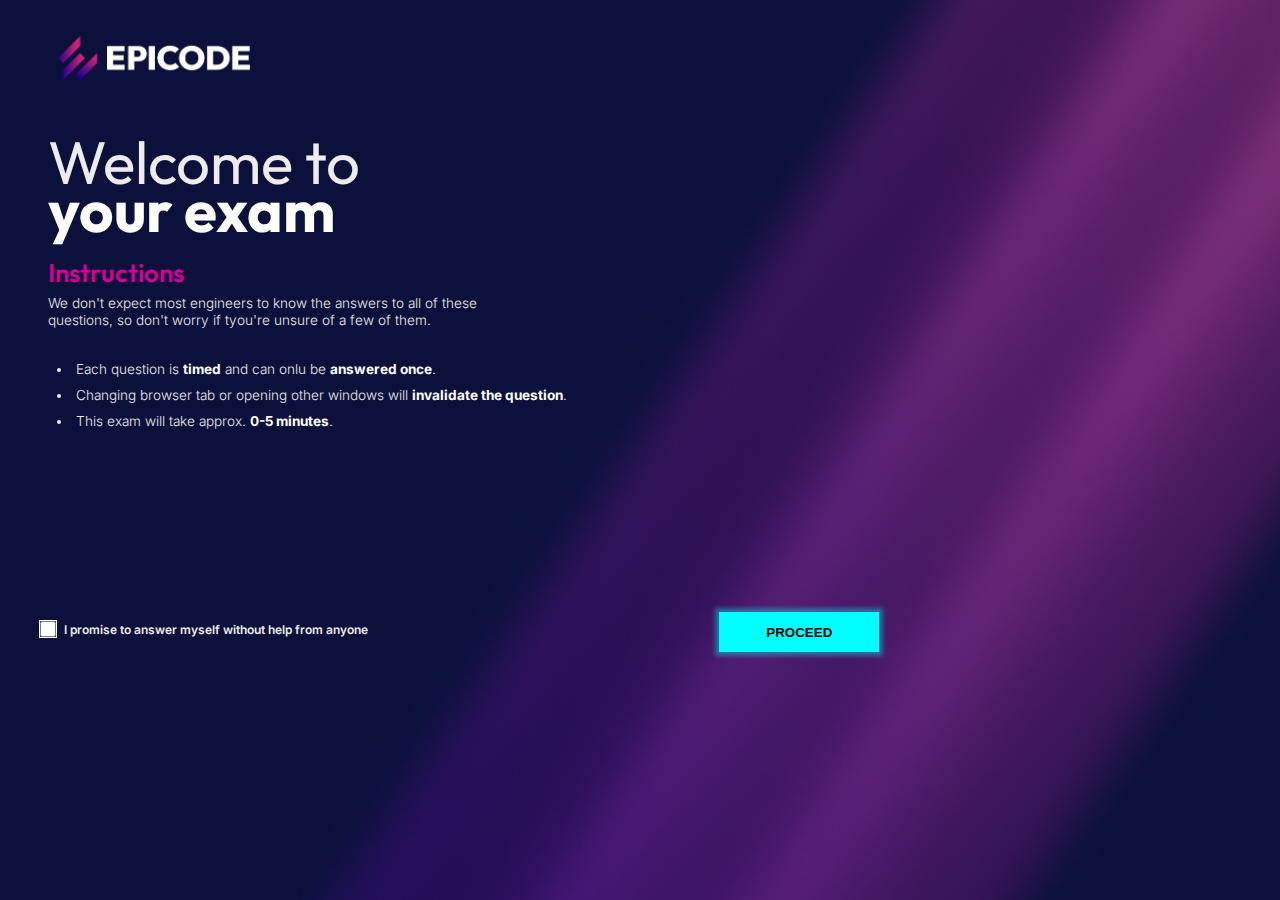
<file: index.html>
<!DOCTYPE html>
<html lang="en">
<head>
    <meta charset="UTF-8">
    <meta name="viewport" content="width=device-width, initial-scale=1.0">
    <title>Epicode Test</title>
    <link rel="stylesheet" href="assets/css/reset.css">
    <link rel="stylesheet" href="assets/css/style.css">
    <link rel="preconnect" href="https://fonts.googleapis.com">
    <link rel="preconnect" href="https://fonts.gstatic.com" crossorigin>
    <link href="https://fonts.googleapis.com/css2?family=Inter:wght@100;200;300;400;500;600;700;800;900&family=Outfit:wght@100;200;300;400;500;600;700;800;900&display=swap" rel="stylesheet">
</head>
<body>
    <header>
        <figure id="contLogo">
            <img src="assets/img/epicode_logo.png" alt="epicode_logo" id="logo">
        </figure>
    </header>
    <div id="content">  
        <h1 id="titolo">Welcome to <span> your exam </span></h1>
    <div id="box1">
        <h3 id="istruzioni"> Instructions</h3>
        <p class="testo">We don't expect most engineers to know the answers to all of these questions, so don't worry if tyou're unsure of a few of them.</p>
    </div>
    <div>
        <ul>
            <li>Each question is <span>timed</span> and can onlu be <span>answered once</span>.</li>
            <li>Changing browser tab or opening other windows will <span>invalidate the question</span>.</li>
            <li>This exam will take approx. <span>0-5 minutes</span>.</li>
        </ul>
    </div>
    </div>
    <form class="welcomeForm">
        <input type="checkbox" id="promessa" onchange="abilita(this)">
        <label for="promessa">I promise to answer myself without help from anyone</label>
        <a href="questions.html"> <input type="button" value="PROCEED" id="bottone" disabled="disabled"> </a>
    </form>
    <script src="assets/script/script.js"></script>
</body>
</html>
</file>
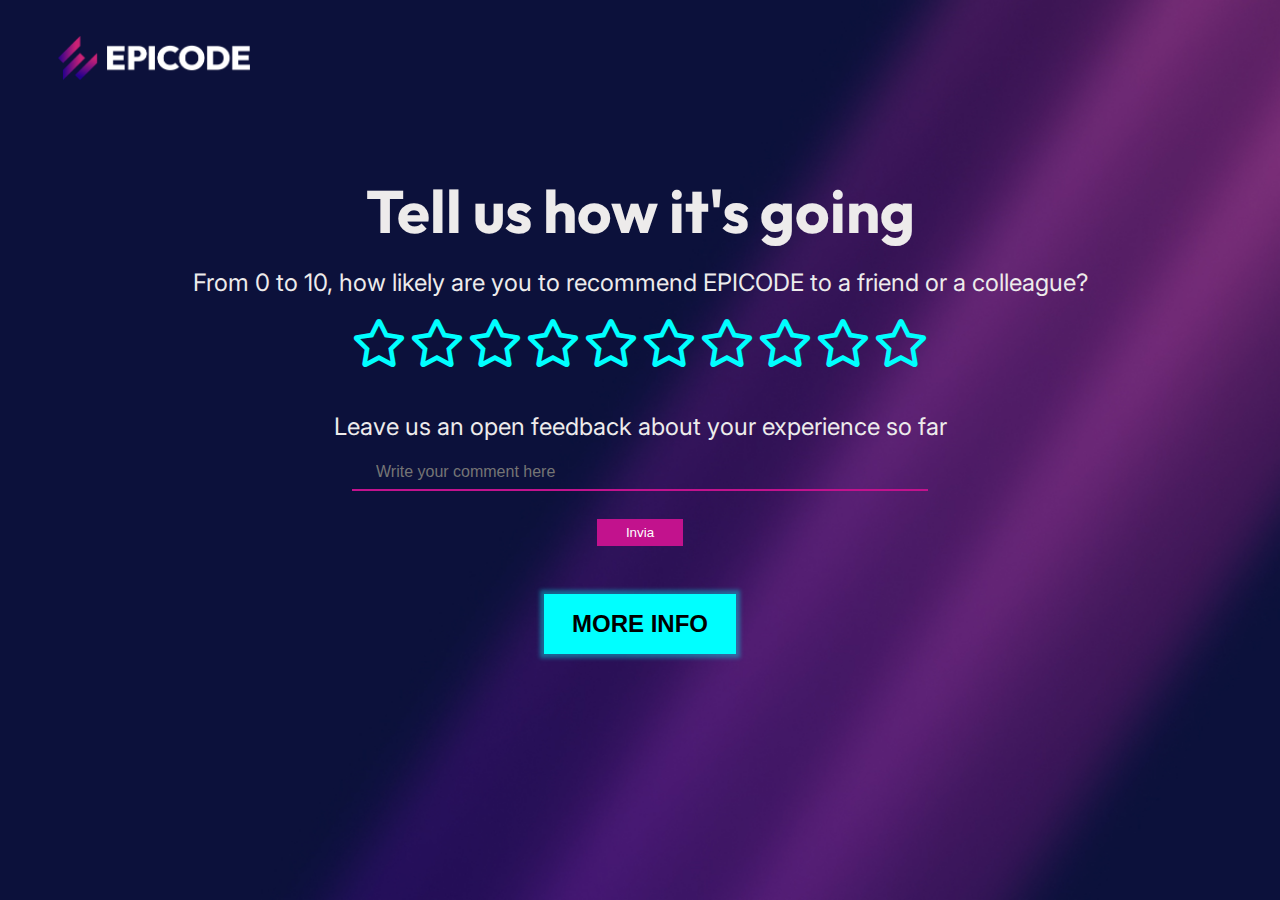
<file: feedback.html>
<!DOCTYPE html>
<html lang="en">
  <head>
    <meta charset="UTF-8" />
    <meta name="viewport" content="width=device-width, initial-scale=1.0" />
    <title>Rate us</title>
    <script src="https://ajax.googleapis.com/ajax/libs/jquery/2.1.1/jquery.min.js"></script>
    <link
      rel="stylesheet"
      href="https://cdnjs.cloudflare.com/ajax/libs/font-awesome/5.15.2/css/all.min.css"
    />
    <link rel="stylesheet" href="assets/css/reset.css" />
    <link rel="stylesheet" href="assets/css/style.css">
    <link rel="stylesheet" href="assets/css/feedback-style.css" />
    <link rel="preconnect" href="https://fonts.googleapis.com" />
    <link rel="preconnect" href="https://fonts.gstatic.com" crossorigin />
    <link
      href="https://fonts.googleapis.com/css2?family=Inter:wght@100;200;300;400;500;600;700;800;900&family=Outfit:wght@100;200;300;400;500;600;700;800;900&display=swap"
      rel="stylesheet"
    />
  </head>

  <body>
    <header>
      <figure id="contLogo">
        <img src="assets/img/epicode_logo.png" alt="epicode_logo" id="logo">
    </figure>
    </header>

    <div class="container">
      <div class="content">
        <h1 class="feedbackTitle">Tell us how it's going</h1>
        <p class="feedbackParagraph">
          From 0 to 10, how likely are you to recommend EPICODE to a friend or a
          colleague?
        </p>

        <div class="rating">
          <i class="rating__star far fa-star"></i>
          <i class="rating__star far fa-star"></i>
          <i class="rating__star far fa-star"></i>
          <i class="rating__star far fa-star"></i>
          <i class="rating__star far fa-star"></i>
          <i class="rating__star far fa-star"></i>
          <i class="rating__star far fa-star"></i>
          <i class="rating__star far fa-star"></i>
          <i class="rating__star far fa-star"></i>
          <i class="rating__star far fa-star"></i>
        </div>

        <div class="feedbackContent">
          <p class="feedbackParagraph">
            Leave us an open feedback about your experience so far
          </p>
        </div>
        <div>
           <form id="feedbackForm">
            <input type="text" id="feedbackInput"  placeholder="Write your comment here"/>
            <input type="button" id="bottone_invio" value="Invia">
           </form>
        </div>
       
        <a href="https://epicode.com/it/"><input type="button" id="feedbackBtn" value="MORE INFO"/></a>
      </div>
      <div id="comment-container"></div>
    </div>
    <script src="assets/script/feedback.js"></script>
  </body>
</html>
</file>
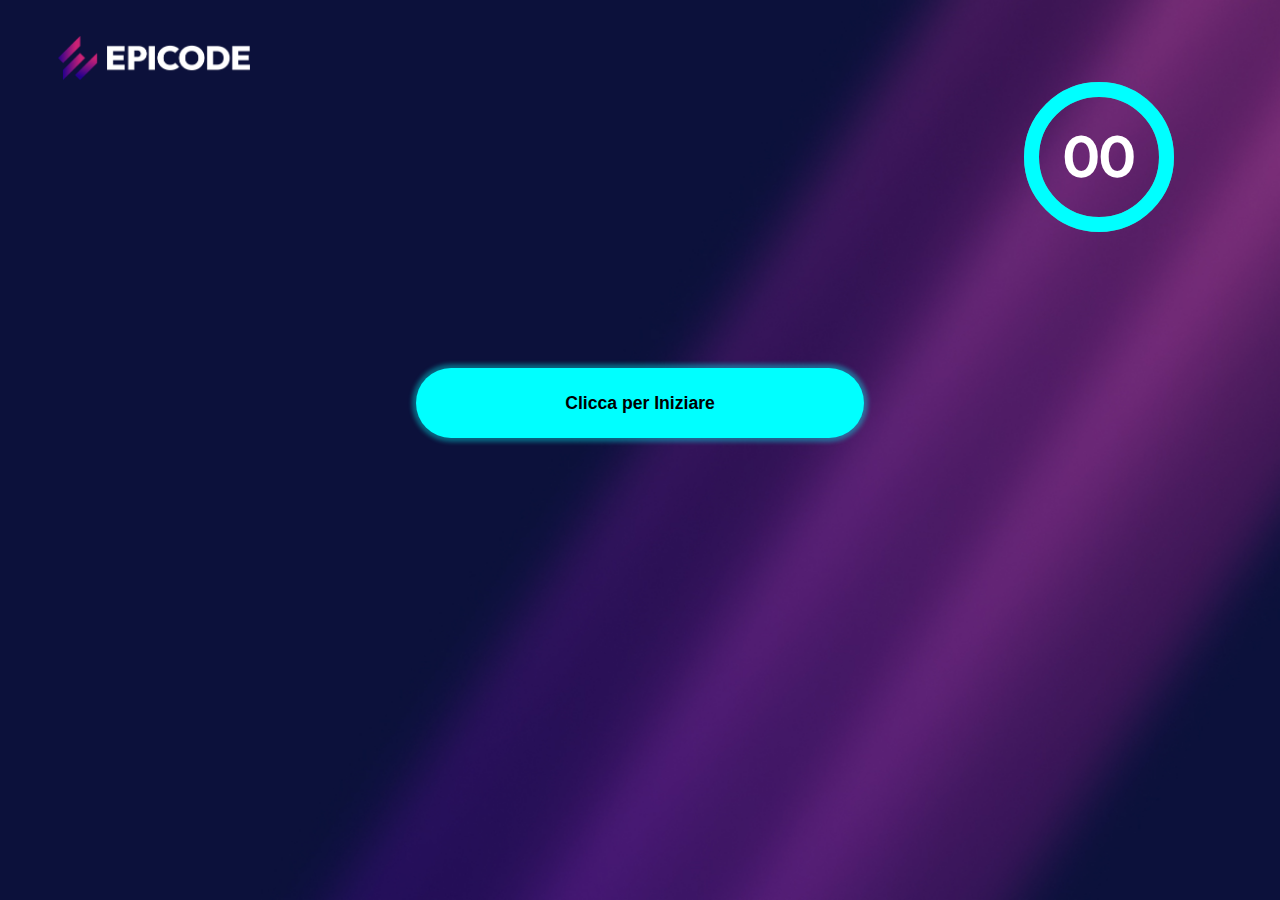
<file: questions.html>
<!DOCTYPE html>
<html lang="en">
<head>
    <meta charset="UTF-8">
    <meta name="viewport" content="width=device-width, initial-scale=1.0">
    <title>Epicode Test</title>
    <link rel="stylesheet" href="assets/css/reset.css">
    <link rel="stylesheet" href="assets/css/style.css">
    <link rel="stylesheet" href="assets/css/question.css">
    <link rel="preconnect" href="https://fonts.googleapis.com">
    <link rel="preconnect" href="https://fonts.gstatic.com" crossorigin>
    <link href="https://fonts.googleapis.com/css2?family=Inter:wght@100;200;300;400;500;600;700;800;900&family=Outfit:wght@100;200;300;400;500;600;700;800;900&display=swap" rel="stylesheet">
    <audio id="feedbackGood"><source src="assets/audio/correct.mp3" type="audio/mpeg"></audio>
    <audio id="feedbackBad"><source src="assets/audio/wrong.mp3" type="audio/mpeg"></audio>
</head>
<body>
    <header>
        <figure id="contLogo">
            <img src="assets/img/epicode_logo.png" alt="epicode_logo" id="logo">
        </figure>
        <div id="app"></div>
    </header>
    <div id="temporanee"></div>
    <div id="container">
        <div id="domanda"></div>
    </div>
    <div id="risposte"></div>
    <div id="conteggio"></div>
    <script src="assets/script/script.js"></script>
    <script src="assets/script/questions.js"></script>
</body>
</html>
</file>
<file: assets/css/style.css>
/* font-family: 'Inter', sans-serif;
font-family: 'Outfit', sans-serif;
azzurrino #00FFFF
rosino #D20094  #900080
main{
    width: 80vw;
    padding: 3em;
}
*/
/*GENERALI*/
*,
*::before,
*::after {
  box-sizing: border-box;
}

body {
  background-image: url(../img/bg.jpg);
  background-size: cover;
  color: rgb(237, 235, 235);
  font-family: "Inter", sans-serif;
  font-size: 16px;
  height: 100vh;
  overflow: hidden;
  background-position: center;
}
header{
  height: 10vh;
}
#contLogo {
  padding-top: 4vh;
  padding-left: 3em;
  width: 10%;
}
#logo {
  width: 1%;
}
h1,
h2,
h3 {
  font-family: "Outfit", sans-serif;
  font-size: 60px;
  font-weight: normal;
}
span {
  font-weight: bold;
  color: white;
}

/*WELCOME PAGE*/
#titolo{
  padding: 0;
  margin-top: 0.5em;
  width: 60%;
  line-height: 0.8;
}
#istruzioni {
  color: #d20094;
  font-weight: 600;
  font-size: 1.6em;
  padding-top: 1em;
  padding-bottom: 0.4em;
  margin-left: 0;
}
h3 + p {
  width: 70%;
}

.testo {
  padding: 2em;
  padding-top: 0;
  padding-left: 0;
  line-height: 1.2em;
  font-size: 0.85em;
  font-weight: 300;
}
#content{
  width: 100%;
  padding: 3em;
  height: 58vh;
  position: relative;
  }
  ul {
    list-style: disc;
    padding-top: 0.1em;
    padding-left: 1.5em;
    width: 50em;
  }
  
  li {
    padding: 0.3em;
    font-size: 0.85em;
    font-weight: 300;
    line-height: 1.3em;
  }
  
  form.welcomeForm {
    width: 90vw;
    margin-bottom: 4em;
    /* margin: 4em 0 0 0; */
  }

  #promessa{
    height: 1.2em;
    width: 1.2em;
    margin: 0;
    margin-left: 3em;
    opacity: 1;
    outline: 1px solid white;
  }

  #promessa+label {
    display: inline-block;
    width: 45%;
    font-weight: 600;
    font-size: 0.75em;
    vertical-align: middle;
    height: 1.2em;
    margin-bottom: 0.3em;
    margin-left: 0.3em;
  }
  
  #bottone {
    display: inline-block;
    width: 30%;
    margin-left: 10em;
    border-color: #00ffff;
    border-style: hidden;
    box-shadow: #00ffff5b 0px 0px 4px 4px;
    background-color: #00ffff;
    height: 3em;
    width: 12em;
    font-weight: bold;
    color: black;
    padding: 1em 2em 1em 2em;
  }
  
  #bottone:hover {
    box-shadow: #d800dfaf 0px 0px 4px 4px;
  }
  
  #bottone:disabled:hover {
    cursor: not-allowed;
  }
  
  #bottone:disabled {
    border-color: #00ffff;
    border-style: hidden;
    box-shadow: #00ffff5b 0px 0px 4px 4px;
    background-color: #00ffff;
    height: 3em;
    width: 12em;
    font-weight: bolder;
    color: black;
  }

/*QUESTION*/
#container {
  text-align: center;
  margin-left: 25vw;
  margin-top: 20vh;
  width: 60vw;
}
button {
  border-radius: 50em;
  height: 70px;
  width: 40%;
  background-color: rgba(246, 250, 250, 0.059);
  color: white;
  border: 2px solid;
  box-shadow: -2px -2px 3px white;
  border-color: transparent;
}

button:hover {
  background-color: #900080;
  border-color: transparent;
}

#temporanee{
  text-align: center;
  height: 20vh;
  margin: 13em auto 6em auto;
}

#attendi{
  padding-left: 22vw;
}

#domanda {
  text-align: center;
  width: 50vw;
}

#risposte {
  display: inline-block;
  position: relative;
  margin: 2em auto;
  width: 100%;
  text-align: center;
}

.risposta {
  margin: 1vw;
}

#bottonePartenza{
  position: static;
  margin: 4em auto;
  border-color: #00ffff;
  border-style: hidden;
  box-shadow: #00ffff5b 0px 0px 4px 4px;
  background-color: #00ffff;
  width: 35%;
  font-weight: bolder;
  font-size: 1.1rem;
  color: black;
}
#bottonePartenza:hover {
  box-shadow: #d800dfaf 0px 0px 4px 4px;
}

#domanda h1 {
  font-size: 2.5em;
}
/*CSS timer*/
.base-timer {
  position: relative;
  width: 150px;
  /* height: 300px; */
  }
  
  .base-timer__svg {
  transform: scaleX(-1);
  }
  
  .base-timer__circle {
  fill: none;
  stroke: none;
  }
  
  .base-timer__path-elapsed {
  stroke-width: 10px;
  stroke: grey;
  }
  
  .base-timer__path-remaining {
  stroke-width: 10px;
  stroke-linecap: round;
  transform: rotate(90deg);
  transform-origin: center;
  transition: 1s linear all;
  fill-rule: nonzero;
  stroke: currentColor;
  }
  
  .base-timer__path-remaining.green {
  color: #00ffff;
  }
  
  .base-timer__path-remaining.orange {
  color: orange;
  }
  
  .base-timer__path-remaining.red {
  color: red;
  }
  
  .base-timer__label {
  position: absolute;
  width: 150px;
  /* height: 150px; */
  top: 0;
  display: flex;
  align-items: center;
  justify-content: center;
  font-size: 50px;
  }
  
  #app {
  margin-left: 80vw;
  }
  
/*RESULT*/
#body_results{
  text-align: center;
  overflow: hidden;
}

#risultato {
  margin-bottom: 2em;
}

#cont_centrale {
margin: 1em auto;
width: 90%;
text-align: center;
margin-bottom: 3em;
}

#corretto, #sbagliato{
  display: inline-block;
  font-size: 3em;
  color: rgb(237, 235, 235);
  width: 15%;
  height: 4em;
  text-align: center;
  vertical-align: middle;
  margin-top: -7em;
}

#corretto {
  margin-left: 3em;
}

#sbagliato {
  margin-right: 3em;
}

#grafo {
display: inline-block;
width: 30%;
height: auto;
}

#wrong, #correct{
padding-bottom: 0.3em;
}

#nCorrette , #nSbagliate {
  font-size: 13px;
  padding-top: 0.5em;
}

#risultato > h2{
  font-size: 3em;
  font-weight: bold;
  margin-top: 1em;
  padding-bottom: 0.3em;
}

#ResultBtn{
color: white;
border: solid white 1.5px;
background: none;
height: 3em;
width: 12em;
font-weight: bold;
margin-bottom: 2em;
margin-top: 2em;
}

#ResultBtn:hover {
box-shadow: #d800dfaf 0px 0px 4px 4px;
background-color: #900080;
}

/* .titoliDomande {
  margin: 0 auto;
  width: 100%;
  margin-right: 5em;
} */

/* MEDIA QUERY */

@media only screen and (max-width: 530px) {
  #corretto, #sbagliato {
    font-size: 0.6em;
    margin-top: -36em;
    width: 10%;
  }
  #corretto {
    margin-right: 1.7em;
  }
  #sbagliato {
    margin-left: 1.7em;
  }
  #nCorrette, #nSbagliate {
    font-size: 0.6em;
    padding-top: 0.5em;
    /* width: 20%; */
  }
  #logo {
    width: 45vw;
    margin-left: 0.6em;
  }
  #cont_centrale {
    margin: 1em auto;
    height: 40%;
    text-align: center;
  }
  #grafo {
    width: 55%;
  }
  #ResultBtn {
    margin-top: 5em;
  }
  #box1 p {
    width: 100%;
  }
  ul {
    width: 100%;
  }
  #promessa + label {
    display: inline;
  }
  #content {
    margin-bottom: 3em;
  }
  #bottone {
    margin-top: 3em;
  }
  #titolo {
    margin-top: 0;
    width: 100%;
  }
}

@media only screen and (min-width: 531px) and (max-width: 700px) {
  #corretto, #sbagliato {
    font-size: 1.0em;
    margin-top: -23em;
    width: 10%;
  }
  #corretto {
    margin-right: 1.7em;
  }
  #sbagliato {
    margin-left: 1.7em;
  }
  #nCorrette, #nSbagliate {
    font-size: 0.5em;
    padding-top: 0.5em;
    /* width: 20%; */
  }
  #logo {
    width: 40vw;
    margin-left: 0.6em;
  }
  #cont_centrale {
    margin: 1em auto;
    height: 40%;
    text-align: center;
  }
  #grafo {
    width: 45%;
  }
  #ResultBtn {
    margin-top: 5em;
  }
  #risultato {
    margin-bottom: 0em;
  }
  #box1 p {
    width: 100%;
  }
  ul {
    width: 100%;
  }
  #promessa + label {
    display: inline;
  }
  #bottone {
    /* margin-top: 3em; */
    display: block;
    margin: 3em auto;
  }
  a {
    text-decoration: none;
  }
  #titolo {
    margin-top: 0;
    width: 90%;
  }

}

@media only screen and (min-width: 701px) and (max-width: 1150px) {
  #corretto, #sbagliato {
    font-size: 1.2em;
    margin-top: -19em;
    width: 10%;
  }
  #corretto {
    margin-right: 1.7em;
  }
  #sbagliato {
    margin-left: 1.7em;
  }
  #nCorrette, #nSbagliate {
    font-size: 0.5em;
    padding-top: 0.5em;
    /* width: 20%; */
  }
  #logo {
    width: 25vw;
    margin-left: 0.6em;
  }
  #cont_centrale {
    margin: 1em auto;
    height: 40%;
    text-align: center;
  }
  #grafo {
    width: 40%;
  }
  #ResultBtn {
    margin-top: 5em;
  }
  #box1 p {
    width: 75%;
  }
  ul {
    width: 100%;
  }
  /* #promessa + label {
    display: inline;
  } */
  a {
    text-decoration: none;
  }
  #titolo {
    margin-top: 0;
    width: 60%;
  }
}
@media only screen and (min-width: 1151px) {
  #corretto, #sbagliato {
    font-size: 1.3em;
    margin-top: -17em;
    width: 20%;
  }
  #corretto {
    margin-right: 1.5em;
  }
  #sbagliato {
    margin-left: 1.5em;
  }
  #nCorrette, #nSbagliate {
    font-size: 0.5em;
    padding-top: 0.5em;
    /* width: 20%; */
  }
  #logo {
    width: 15vw;
    margin-left: 0.6em;
  }
  #cont_centrale {
    margin: 1em auto;
    height: 40%;
    text-align: center;
  }
  #grafo {
    width: 40%;
  }
  #ResultBtn {
    margin-top: 10em;
  }
  #risultato > h2 {
    margin-top: 0.5em;
  }
  #titolo {
    margin-top: 0;
    width: 33%;
  }
  #box1 p {
    width: 40%;
  }
}
/* fine media query per results  */
</file>
<file: assets/css/feedback-style.css>
/* font-family: 'Inter', sans-serif;
font-family: 'Outfit', sans-serif;
azzurrino #00FFFF
rosino #D20094  #900080
*/
*,
*::before,
*::after {
  box-sizing: border-box;
}

body {
  background-image: url(../img/bg.jpg);
  background-size: cover;
  color: rgb(237, 235, 235);
  font-family: "Inter", sans-serif;
  font-size: 16px;
  overflow: hidden;
}

header {
  width: 30em;
  /* padding-left: 3em; */
}

figure {
  height: 3em;
  width: 12em;
  padding-top: 2em;
}

img {
  /* height: 3em; */
  width: 12em;
}

h2 {
  margin-top: 1.5em;
}

h1,
h2,
h3 {
  font-family: "Outfit", sans-serif;
  font-size: 60px;
  font-weight: normal;
}

h3 {
  color: #d20094;
  font-weight: 500;
  font-size: xx-large;
  padding-bottom: 0.2em;
}

span {
  font-weight: bold;
  color: white;
}

main {
  width: 100%;
  padding: 3em;
}

footer{
  padding-left: 1em;
  position: absolute;
  margin: 0;
  margin-top: 10em;
  font-size: small;
  text-align: left;
  }

div.container {
  width: 100vw;
  text-align: center;
  margin-top: 5.7em;
}

div.container > div.content {
  width: 75%;
  margin: 5em auto;
}

h1.feedbackTitle {
  font-weight: bold;
  font-size: 60px;
  padding: 0;
  margin: 0.5em;
}

p.feedbackParagraph {
  font-size: 1.5em;
  margin: 0.5em auto 1em auto;
}

.rating {
  position: relative;
  width: 100%;
  margin: 1em auto 3em auto;
}

.rating__star {
  font-size: 3em;
  cursor: pointer;
  color: #00ffff;
  transition: filter linear 0.3s;
}

.rating__star:hover {
  filter: drop-shadow(1px 1px 4px #00ffff);
}

form #feedbackInput {
  width: 100%;
  border: none;
  border-bottom: 2px solid #c2128d;
  padding: 1em 2em 0.5em 1.5em;
  background: none;
  outline: none;
  color: white;
  font-size: 1em;
  margin: -1em;
}

#feedbackBtn {
  display: block;
  margin: 2em auto 1.5em auto;
  border-color: #00ffff;
  border-style: hidden;
  box-shadow: #00ffff5b 0px 0px 4px 4px;
  background-color: #00ffff;
  height: 2.5em;
  width: 8em;
  font-size: 1.5em;
  font-weight: bolder;
  color: black;
}


#feedbackBtn:hover {
  box-shadow: #d800dfaf 0px 0px 4px 4px;
}

a {
  text-decoration: none;
}

#bottone_invio {   
  background-color: #C2128D;
  border: none;
  color: white;
  width: 15%;
  height: 2em;
  display: block;
  margin: 3em auto; 
}

@media only screen and (max-width: 530px) {
  #logo {
    width: 45vw;
    margin-left: 0.6em;
  }
  .rating {
    width: 90%;
  }

}

@media only screen and (min-width: 531px) and (max-width: 700px) {
  #logo {
    width: 40vw;
    margin-left: 0.6em;
  }
  .rating {
    width: 70%;
  }
}

@media only screen and (min-width: 701px) and (max-width: 1150px) {
  #logo {
    width: 30vw;
    margin-left: 0.6em;
  }
}
@media only screen and (min-width: 1151px) {
  #logo {
    width: 15vw;
    margin-left: 0.6em;
  }
  #feedbackForm {
    width: 60%;
    margin: 0 auto;
  }
}
</file>
<file: assets/css/question.css>
#base-timer-label{
    display: block;
    text-align: center;
    font-size: small;
    font-weight: 400;
    padding-top: 2.5em;
}
#seconds{
    display: block;
    font-size: 3.5rem;
    font-weight: 700;
}
#secondsInizio{
    display: block;
    padding-top: 0.25em;
    font-size: 3.5rem;
    font-weight: 700;
}

#conteggio{
    display: block;
    text-align: center;
    padding-top: 6em;
}

#questViola{
    color: #D20094;
}

@media only screen and (max-width: 750px) {
     /* aggiungo della roba per il timer */
  #app {
    position: absolute;
    top: 21%;
    left: -29%;
    transform: translate(-50%, -50%);
  }
  #container {
    margin-top: 22vh;
  }
  #domanda h1 {
    font-size: 2em;
  }
  .titoliDomande {
    font-size: 2.5em;
  }
  /* fine roba timer  */
}
</file>
